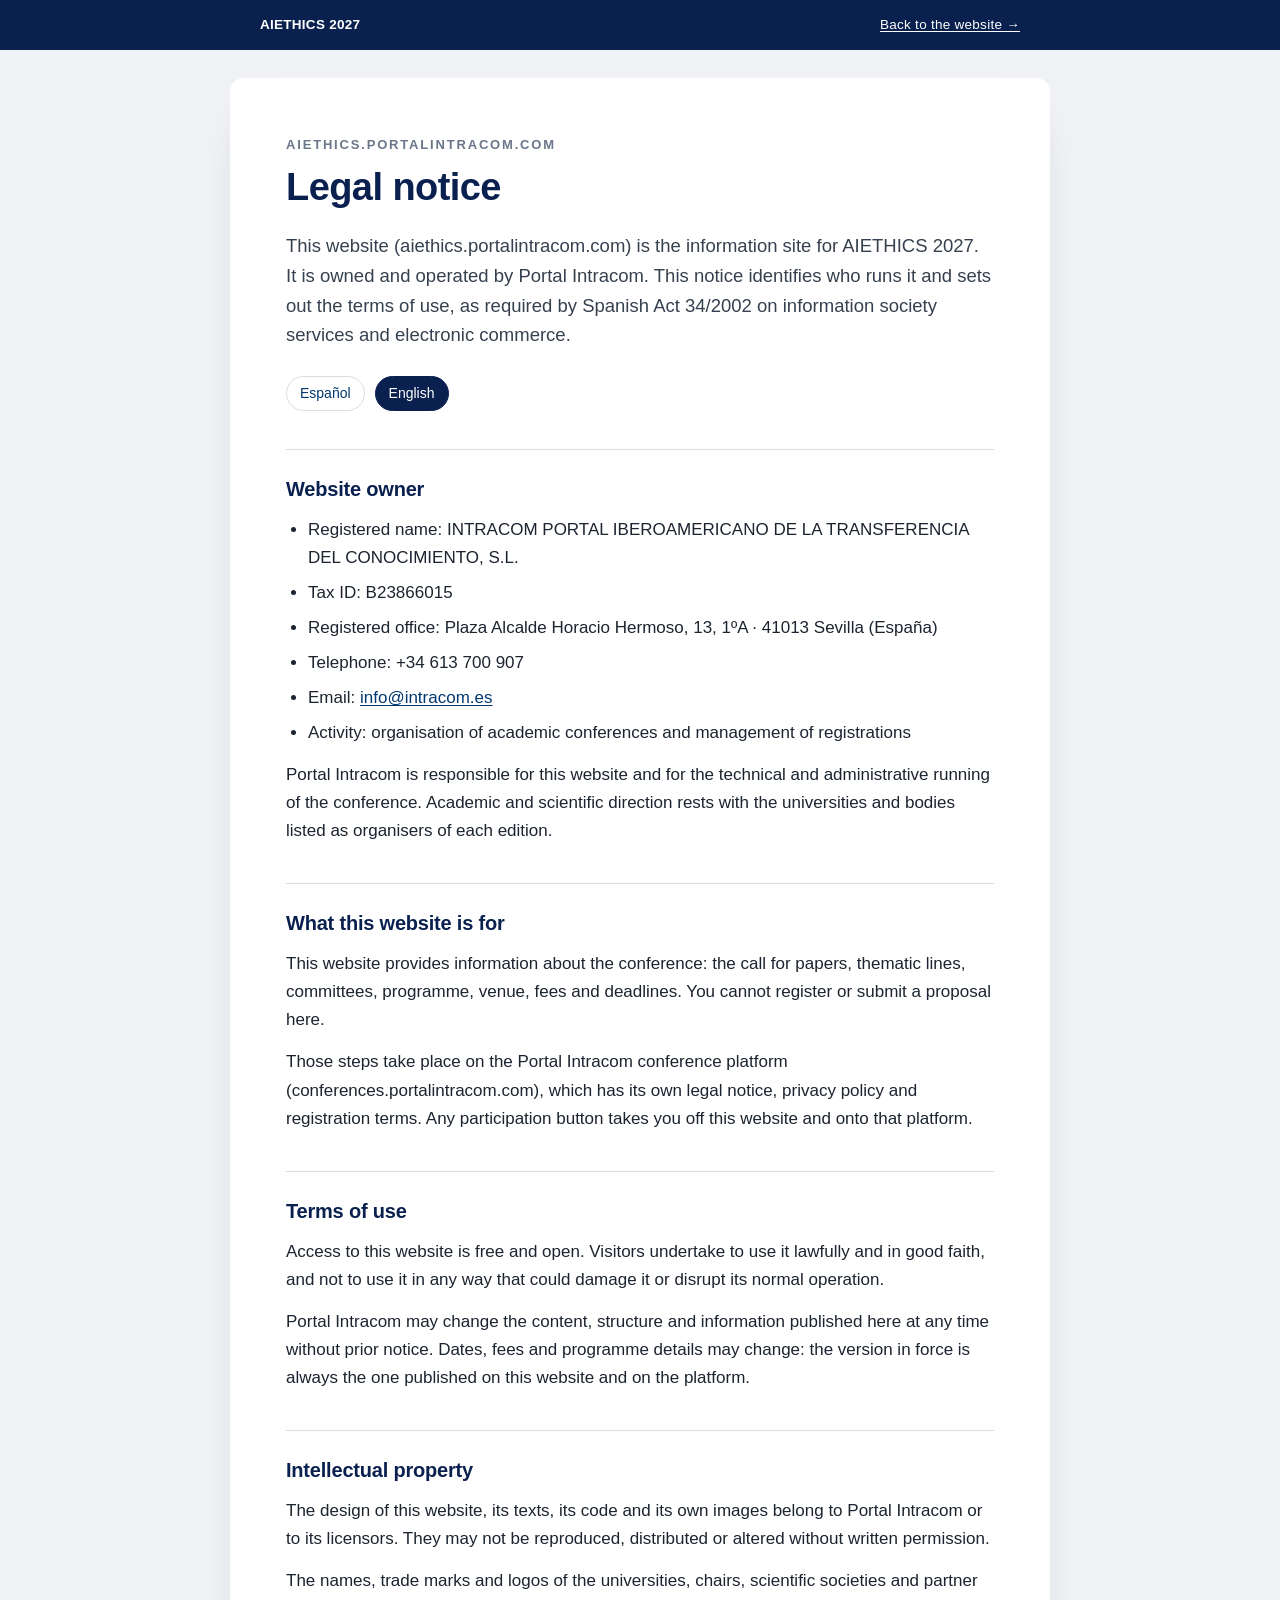
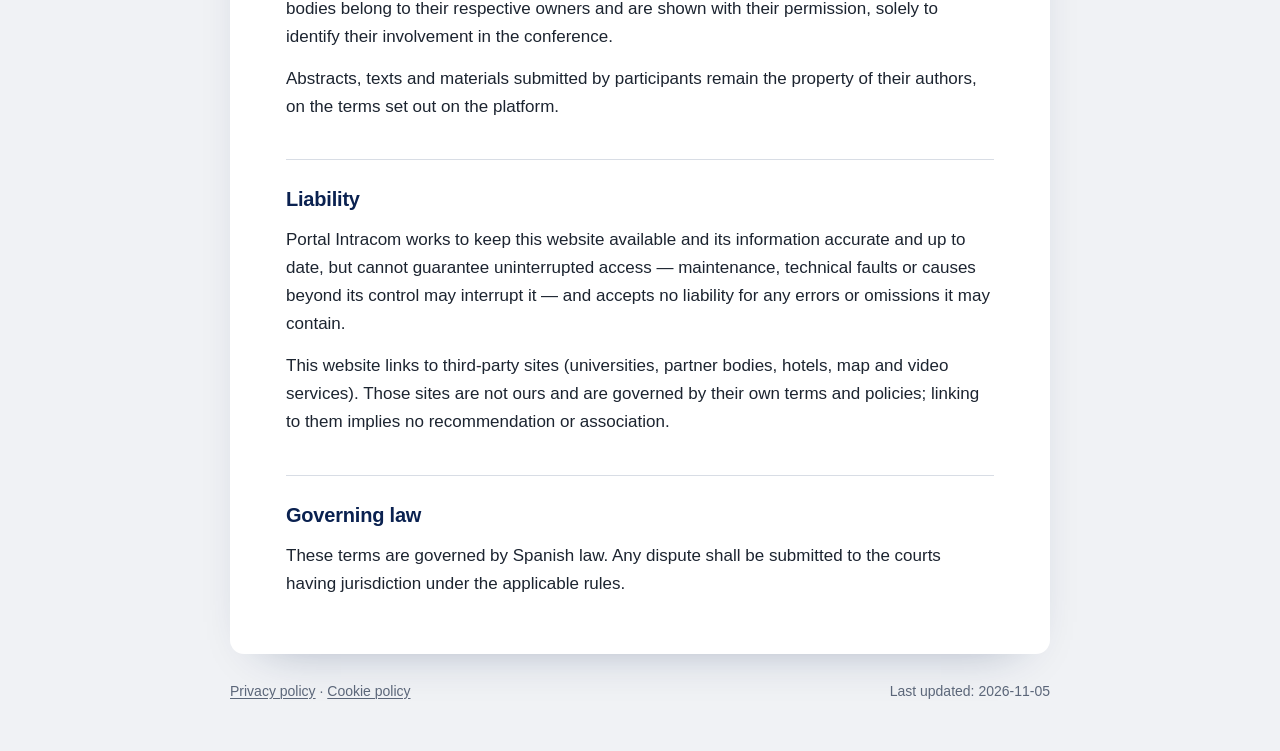
<file: legal/aviso-legal.en.html>
<!doctype html>
<html lang="en">
<head>
<meta charset="utf-8" />
<meta name="viewport" content="width=device-width, initial-scale=1" />
<title>Legal notice · AIETHICS 2027</title>
<meta name="description" content="This website (aiethics.portalintracom.com) is the information site for AIETHICS 2027. It is owned and operated by Portal Intracom. This notice identifies who runs it and sets out t" />
<meta name="robots" content="index, follow" />
<link rel="canonical" href="https://aiethics.portalintracom.com/legal/aviso-legal.en.html" />
<link rel="icon" href="/favicon-32.png" sizes="32x32" />
<style>
:root{--tinta:#0A2150;--azul:#003871;--rojo:#CC0000;--fondo:#F0F2F5;--linea:#D8DDE5}
*{box-sizing:border-box}
html{-webkit-text-size-adjust:100%}
body{margin:0;background:var(--fondo);color:#1C2430;
 font:400 17px/1.65 -apple-system,BlinkMacSystemFont,"Segoe UI",Roboto,"Helvetica Neue",Arial,sans-serif}
a{color:var(--azul);text-decoration-thickness:1px;text-underline-offset:2px;word-break:break-word}
a:hover{color:var(--rojo)}
.barra{background:var(--tinta);color:#fff;padding:14px 0}
.barra a{color:#fff}
.caja{width:min(760px,100% - 40px);margin-inline:auto}
.barra .caja{display:flex;flex-wrap:wrap;gap:8px 18px;align-items:baseline;justify-content:space-between;
 font-size:13.5px;letter-spacing:.02em}
.barra strong{font-weight:600}
main{background:#fff;margin:28px auto 0;width:min(820px,100% - 32px);border-radius:14px;
 padding:clamp(26px,5vw,56px);box-shadow:0 20px 50px -34px rgba(10,33,80,.45)}
h1{margin:0;font-size:clamp(28px,4.6vw,38px);line-height:1.15;letter-spacing:-.015em;color:var(--tinta)}
.sitio{margin:0 0 10px;font-size:13px;letter-spacing:.14em;text-transform:uppercase;color:#6A7689;font-weight:600}
.intro{margin:22px 0 0;font-size:18.5px;line-height:1.6;color:#36414F}
.langs{margin:26px 0 0;display:flex;flex-wrap:wrap;gap:10px;font-size:14px}
.langs a,.langs span{padding:5px 13px;border:1px solid var(--linea);border-radius:999px;text-decoration:none}
.langs span[aria-current]{background:var(--tinta);color:#fff;border-color:var(--tinta)}
section{margin-top:38px;padding-top:4px;border-top:1px solid var(--linea)}
h2{margin:22px 0 0;font-size:20px;line-height:1.3;color:var(--tinta);letter-spacing:-.01em}
p{margin:14px 0 0}
ul{margin:14px 0 0;padding-left:22px}
li{margin-top:7px}
footer{width:min(820px,100% - 32px);margin:26px auto 48px;font-size:14px;color:#5B6679;
 display:flex;flex-wrap:wrap;gap:8px 20px;justify-content:space-between}
footer a{color:#5B6679}
@media (prefers-color-scheme:dark){
 body{background:#0D1319;color:#DDE3EC}
 main{background:#141C25;box-shadow:none}
 h1,h2{color:#9FC0F0}
 .intro{color:#C2CBD8}
 a{color:#8FB7F2}a:hover{color:#FF9A9A}
 .barra{background:#060A0F}
 .langs a,.langs span{border-color:#2A3542}
 .langs span[aria-current]{background:#9FC0F0;color:#0D1319;border-color:#9FC0F0}
 section{border-top-color:#2A3542}
 footer,footer a{color:#95A1B3}
}
</style>
</head>
<body>
<div class="barra"><div class="caja">
  <span><strong>AIETHICS 2027</strong></span>
  <a href="/">Back to the website →</a>
</div></div>
<main>
  <p class="sitio">aiethics.portalintracom.com</p>
  <h1>Legal notice</h1>
  <p class="intro">This website (aiethics.portalintracom.com) is the information site for AIETHICS 2027. It is owned and operated by Portal Intracom. This notice identifies who runs it and sets out the terms of use, as required by Spanish Act 34/2002 on information society services and electronic commerce.</p>
  <nav class="langs" aria-label="Language"><a href="aviso-legal.html">Español</a><span aria-current="true">English</span></nav>
  <section><h2>Website owner</h2><ul><li>Registered name: INTRACOM PORTAL IBEROAMERICANO DE LA TRANSFERENCIA DEL CONOCIMIENTO, S.L.</li><li>Tax ID: B23866015</li><li>Registered office: Plaza Alcalde Horacio Hermoso, 13, 1ºA · 41013 Sevilla (España)</li><li>Telephone: +34 613 700 907</li><li>Email: <a href="mailto:info@intracom.es">info@intracom.es</a></li><li>Activity: organisation of academic conferences and management of registrations</li></ul><p>Portal Intracom is responsible for this website and for the technical and administrative running of the conference. Academic and scientific direction rests with the universities and bodies listed as organisers of each edition.</p></section><section><h2>What this website is for</h2><p>This website provides information about the conference: the call for papers, thematic lines, committees, programme, venue, fees and deadlines. You cannot register or submit a proposal here.</p><p>Those steps take place on the Portal Intracom conference platform (conferences.portalintracom.com), which has its own legal notice, privacy policy and registration terms. Any participation button takes you off this website and onto that platform.</p></section><section><h2>Terms of use</h2><p>Access to this website is free and open. Visitors undertake to use it lawfully and in good faith, and not to use it in any way that could damage it or disrupt its normal operation.</p><p>Portal Intracom may change the content, structure and information published here at any time without prior notice. Dates, fees and programme details may change: the version in force is always the one published on this website and on the platform.</p></section><section><h2>Intellectual property</h2><p>The design of this website, its texts, its code and its own images belong to Portal Intracom or to its licensors. They may not be reproduced, distributed or altered without written permission.</p><p>The names, trade marks and logos of the universities, chairs, scientific societies and partner bodies belong to their respective owners and are shown with their permission, solely to identify their involvement in the conference.</p><p>Abstracts, texts and materials submitted by participants remain the property of their authors, on the terms set out on the platform.</p></section><section><h2>Liability</h2><p>Portal Intracom works to keep this website available and its information accurate and up to date, but cannot guarantee uninterrupted access — maintenance, technical faults or causes beyond its control may interrupt it — and accepts no liability for any errors or omissions it may contain.</p><p>This website links to third-party sites (universities, partner bodies, hotels, map and video services). Those sites are not ours and are governed by their own terms and policies; linking to them implies no recommendation or association.</p></section><section><h2>Governing law</h2><p>These terms are governed by Spanish law. Any dispute shall be submitted to the courts having jurisdiction under the applicable rules.</p></section>
</main>
<footer>
  <span><a href="privacidad.en.html">Privacy policy</a> · <a href="cookies.en.html">Cookie policy</a></span>
  <span>Last updated: 2026-11-05</span>
</footer>
</body>
</html>
</file>
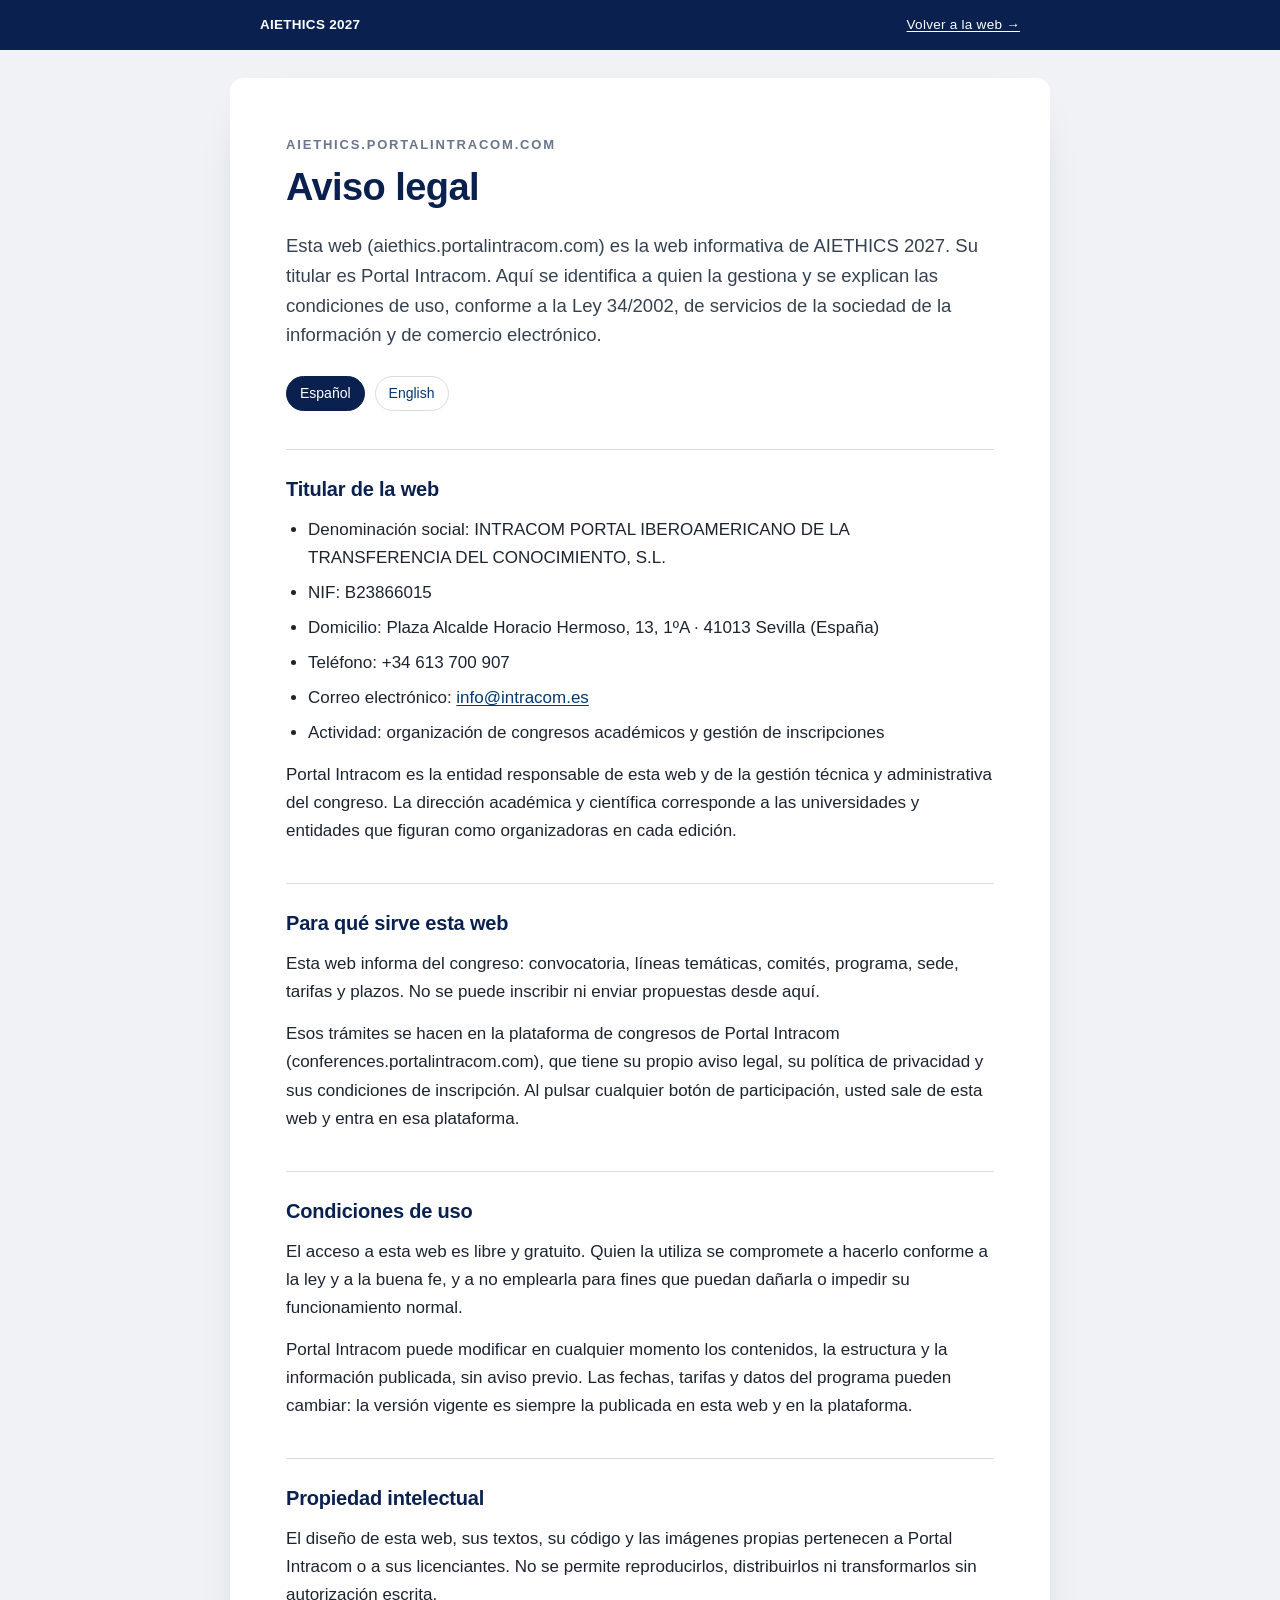
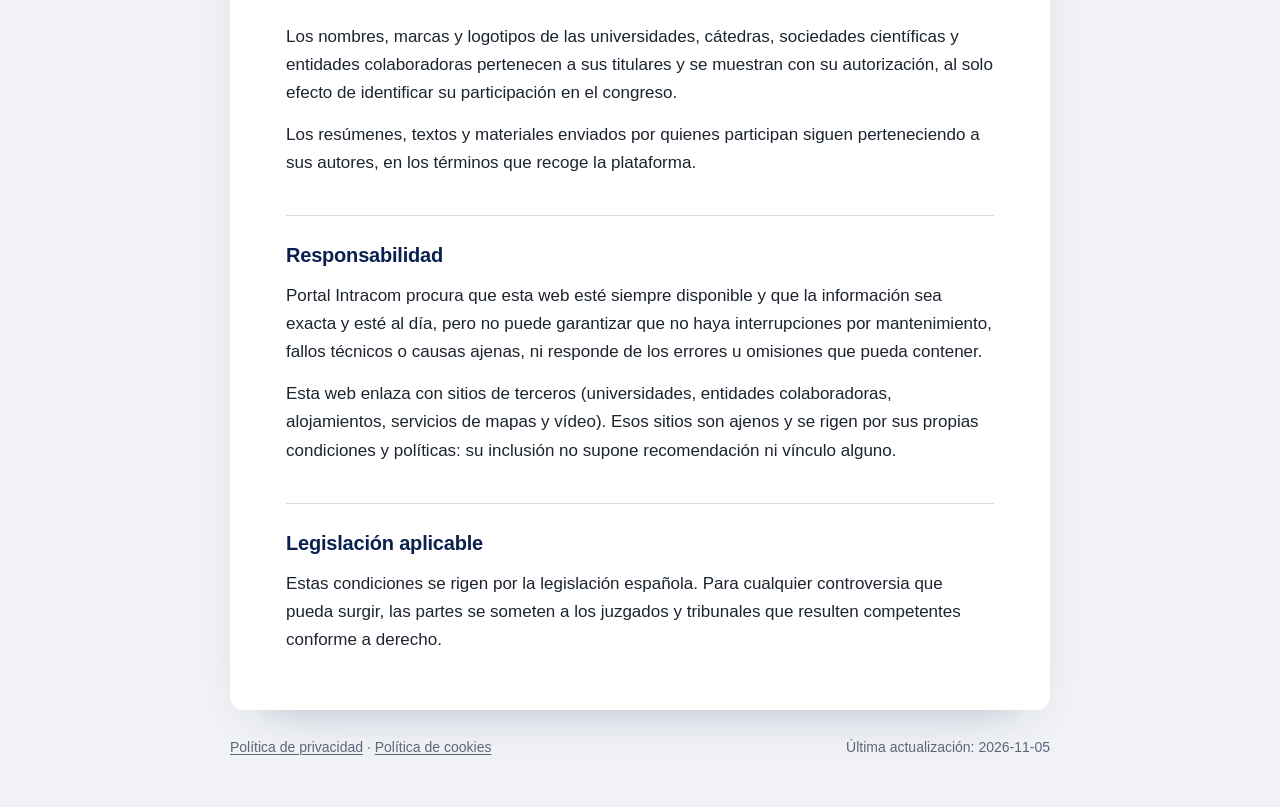
<file: legal/aviso-legal.html>
<!doctype html>
<html lang="es">
<head>
<meta charset="utf-8" />
<meta name="viewport" content="width=device-width, initial-scale=1" />
<title>Aviso legal · AIETHICS 2027</title>
<meta name="description" content="Esta web (aiethics.portalintracom.com) es la web informativa de AIETHICS 2027. Su titular es Portal Intracom. Aquí se identifica a quien la gestiona y se explican las condiciones d" />
<meta name="robots" content="index, follow" />
<link rel="canonical" href="https://aiethics.portalintracom.com/legal/aviso-legal.html" />
<link rel="icon" href="/favicon-32.png" sizes="32x32" />
<style>
:root{--tinta:#0A2150;--azul:#003871;--rojo:#CC0000;--fondo:#F0F2F5;--linea:#D8DDE5}
*{box-sizing:border-box}
html{-webkit-text-size-adjust:100%}
body{margin:0;background:var(--fondo);color:#1C2430;
 font:400 17px/1.65 -apple-system,BlinkMacSystemFont,"Segoe UI",Roboto,"Helvetica Neue",Arial,sans-serif}
a{color:var(--azul);text-decoration-thickness:1px;text-underline-offset:2px;word-break:break-word}
a:hover{color:var(--rojo)}
.barra{background:var(--tinta);color:#fff;padding:14px 0}
.barra a{color:#fff}
.caja{width:min(760px,100% - 40px);margin-inline:auto}
.barra .caja{display:flex;flex-wrap:wrap;gap:8px 18px;align-items:baseline;justify-content:space-between;
 font-size:13.5px;letter-spacing:.02em}
.barra strong{font-weight:600}
main{background:#fff;margin:28px auto 0;width:min(820px,100% - 32px);border-radius:14px;
 padding:clamp(26px,5vw,56px);box-shadow:0 20px 50px -34px rgba(10,33,80,.45)}
h1{margin:0;font-size:clamp(28px,4.6vw,38px);line-height:1.15;letter-spacing:-.015em;color:var(--tinta)}
.sitio{margin:0 0 10px;font-size:13px;letter-spacing:.14em;text-transform:uppercase;color:#6A7689;font-weight:600}
.intro{margin:22px 0 0;font-size:18.5px;line-height:1.6;color:#36414F}
.langs{margin:26px 0 0;display:flex;flex-wrap:wrap;gap:10px;font-size:14px}
.langs a,.langs span{padding:5px 13px;border:1px solid var(--linea);border-radius:999px;text-decoration:none}
.langs span[aria-current]{background:var(--tinta);color:#fff;border-color:var(--tinta)}
section{margin-top:38px;padding-top:4px;border-top:1px solid var(--linea)}
h2{margin:22px 0 0;font-size:20px;line-height:1.3;color:var(--tinta);letter-spacing:-.01em}
p{margin:14px 0 0}
ul{margin:14px 0 0;padding-left:22px}
li{margin-top:7px}
footer{width:min(820px,100% - 32px);margin:26px auto 48px;font-size:14px;color:#5B6679;
 display:flex;flex-wrap:wrap;gap:8px 20px;justify-content:space-between}
footer a{color:#5B6679}
@media (prefers-color-scheme:dark){
 body{background:#0D1319;color:#DDE3EC}
 main{background:#141C25;box-shadow:none}
 h1,h2{color:#9FC0F0}
 .intro{color:#C2CBD8}
 a{color:#8FB7F2}a:hover{color:#FF9A9A}
 .barra{background:#060A0F}
 .langs a,.langs span{border-color:#2A3542}
 .langs span[aria-current]{background:#9FC0F0;color:#0D1319;border-color:#9FC0F0}
 section{border-top-color:#2A3542}
 footer,footer a{color:#95A1B3}
}
</style>
</head>
<body>
<div class="barra"><div class="caja">
  <span><strong>AIETHICS 2027</strong></span>
  <a href="/">Volver a la web →</a>
</div></div>
<main>
  <p class="sitio">aiethics.portalintracom.com</p>
  <h1>Aviso legal</h1>
  <p class="intro">Esta web (aiethics.portalintracom.com) es la web informativa de AIETHICS 2027. Su titular es Portal Intracom. Aquí se identifica a quien la gestiona y se explican las condiciones de uso, conforme a la Ley 34/2002, de servicios de la sociedad de la información y de comercio electrónico.</p>
  <nav class="langs" aria-label="Idioma"><span aria-current="true">Español</span><a href="aviso-legal.en.html">English</a></nav>
  <section><h2>Titular de la web</h2><ul><li>Denominación social: INTRACOM PORTAL IBEROAMERICANO DE LA TRANSFERENCIA DEL CONOCIMIENTO, S.L.</li><li>NIF: B23866015</li><li>Domicilio: Plaza Alcalde Horacio Hermoso, 13, 1ºA · 41013 Sevilla (España)</li><li>Teléfono: +34 613 700 907</li><li>Correo electrónico: <a href="mailto:info@intracom.es">info@intracom.es</a></li><li>Actividad: organización de congresos académicos y gestión de inscripciones</li></ul><p>Portal Intracom es la entidad responsable de esta web y de la gestión técnica y administrativa del congreso. La dirección académica y científica corresponde a las universidades y entidades que figuran como organizadoras en cada edición.</p></section><section><h2>Para qué sirve esta web</h2><p>Esta web informa del congreso: convocatoria, líneas temáticas, comités, programa, sede, tarifas y plazos. No se puede inscribir ni enviar propuestas desde aquí.</p><p>Esos trámites se hacen en la plataforma de congresos de Portal Intracom (conferences.portalintracom.com), que tiene su propio aviso legal, su política de privacidad y sus condiciones de inscripción. Al pulsar cualquier botón de participación, usted sale de esta web y entra en esa plataforma.</p></section><section><h2>Condiciones de uso</h2><p>El acceso a esta web es libre y gratuito. Quien la utiliza se compromete a hacerlo conforme a la ley y a la buena fe, y a no emplearla para fines que puedan dañarla o impedir su funcionamiento normal.</p><p>Portal Intracom puede modificar en cualquier momento los contenidos, la estructura y la información publicada, sin aviso previo. Las fechas, tarifas y datos del programa pueden cambiar: la versión vigente es siempre la publicada en esta web y en la plataforma.</p></section><section><h2>Propiedad intelectual</h2><p>El diseño de esta web, sus textos, su código y las imágenes propias pertenecen a Portal Intracom o a sus licenciantes. No se permite reproducirlos, distribuirlos ni transformarlos sin autorización escrita.</p><p>Los nombres, marcas y logotipos de las universidades, cátedras, sociedades científicas y entidades colaboradoras pertenecen a sus titulares y se muestran con su autorización, al solo efecto de identificar su participación en el congreso.</p><p>Los resúmenes, textos y materiales enviados por quienes participan siguen perteneciendo a sus autores, en los términos que recoge la plataforma.</p></section><section><h2>Responsabilidad</h2><p>Portal Intracom procura que esta web esté siempre disponible y que la información sea exacta y esté al día, pero no puede garantizar que no haya interrupciones por mantenimiento, fallos técnicos o causas ajenas, ni responde de los errores u omisiones que pueda contener.</p><p>Esta web enlaza con sitios de terceros (universidades, entidades colaboradoras, alojamientos, servicios de mapas y vídeo). Esos sitios son ajenos y se rigen por sus propias condiciones y políticas: su inclusión no supone recomendación ni vínculo alguno.</p></section><section><h2>Legislación aplicable</h2><p>Estas condiciones se rigen por la legislación española. Para cualquier controversia que pueda surgir, las partes se someten a los juzgados y tribunales que resulten competentes conforme a derecho.</p></section>
</main>
<footer>
  <span><a href="privacidad.html">Política de privacidad</a> · <a href="cookies.html">Política de cookies</a></span>
  <span>Última actualización: 2026-11-05</span>
</footer>
</body>
</html>
</file>
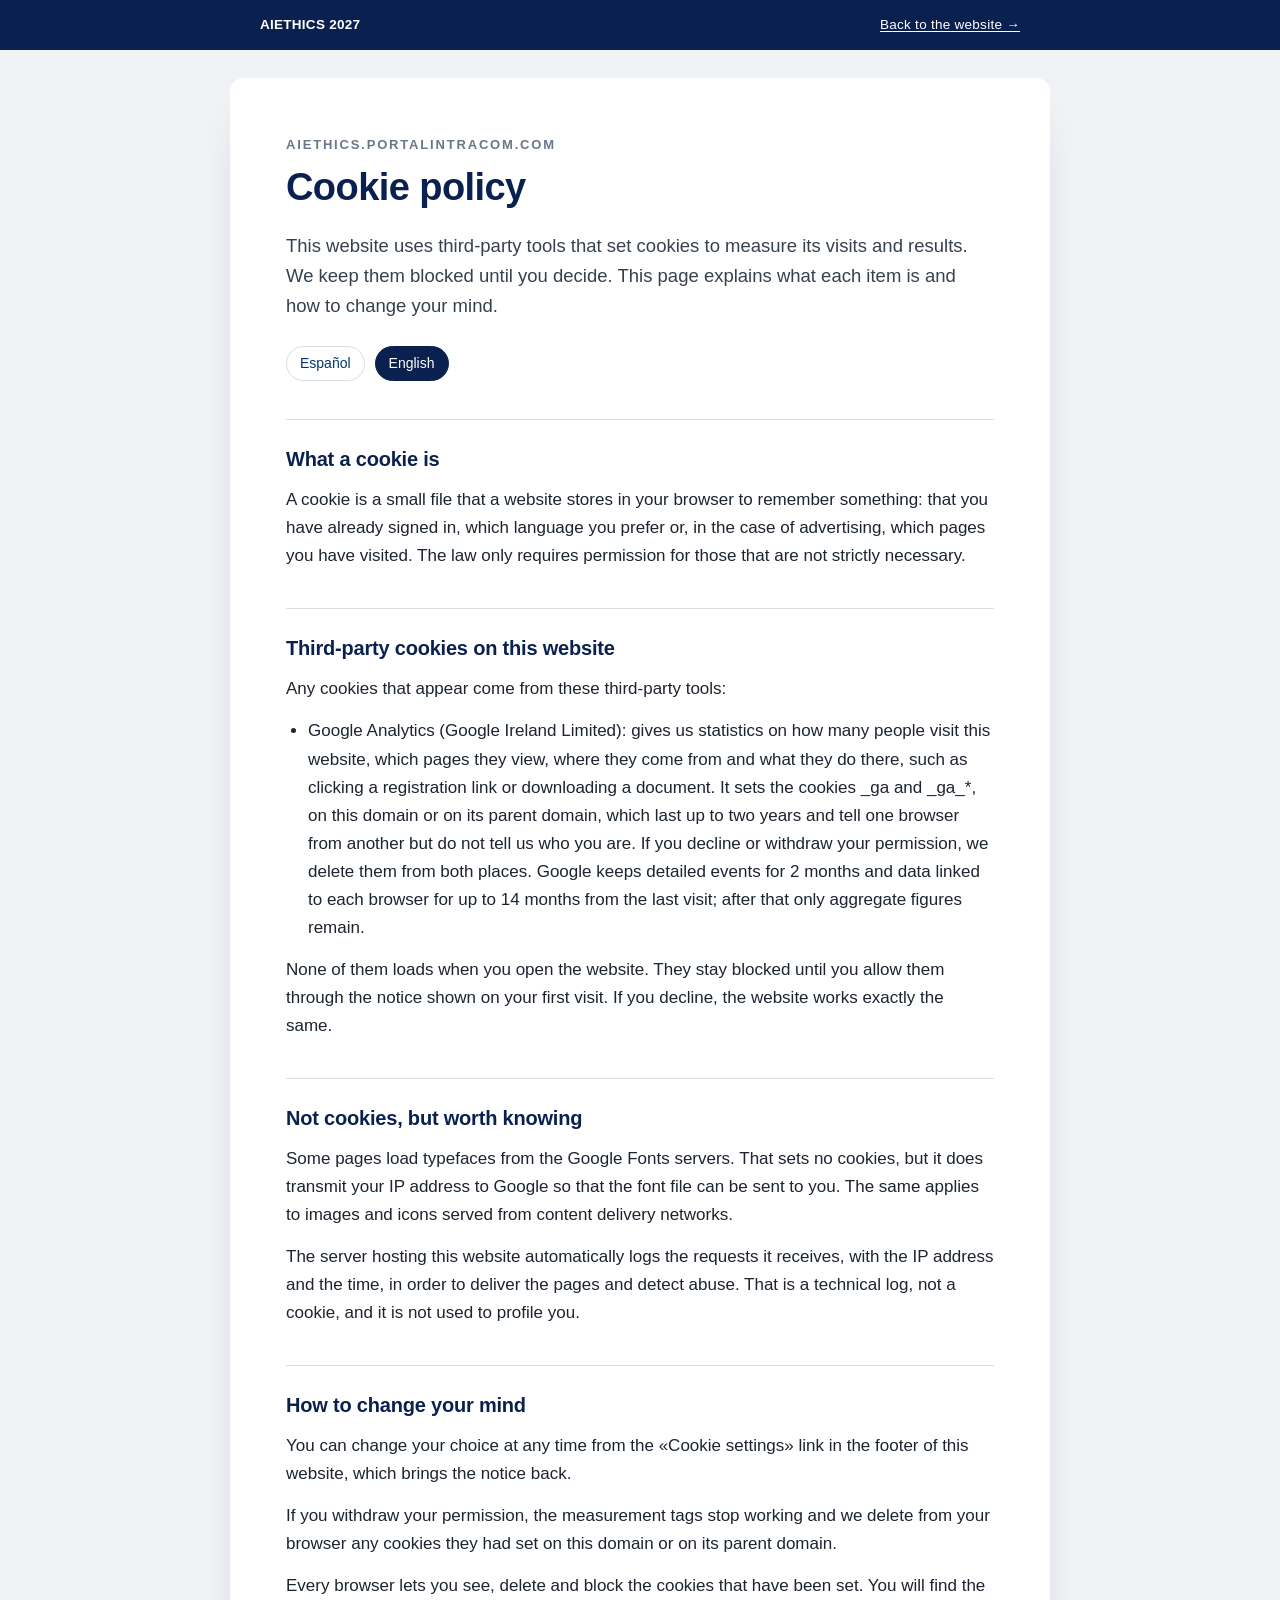
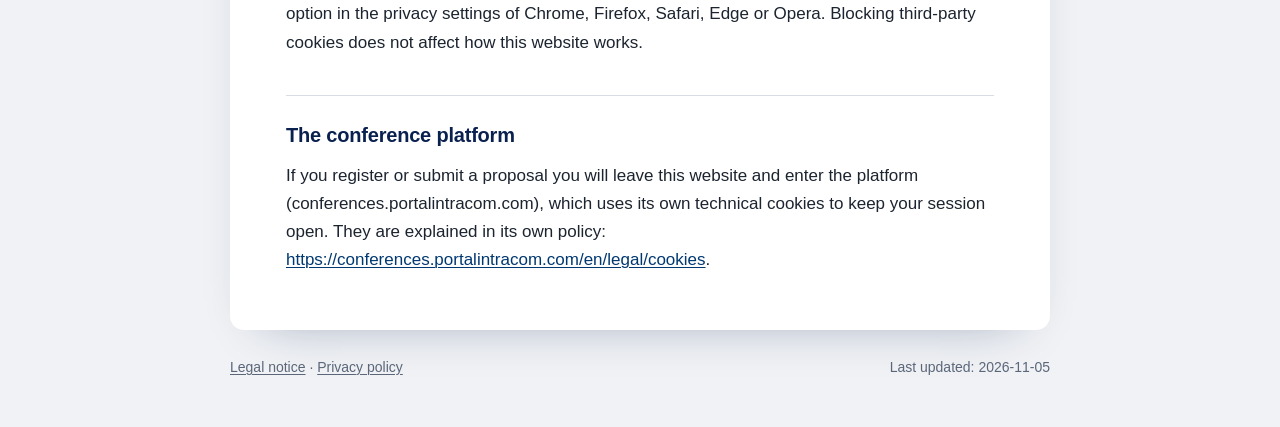
<file: legal/cookies.en.html>
<!doctype html>
<html lang="en">
<head>
<meta charset="utf-8" />
<meta name="viewport" content="width=device-width, initial-scale=1" />
<title>Cookie policy · AIETHICS 2027</title>
<meta name="description" content="This website uses third-party tools that set cookies to measure its visits and results. We keep them blocked until you decide. This page explains what each item is and how to chang" />
<meta name="robots" content="index, follow" />
<link rel="canonical" href="https://aiethics.portalintracom.com/legal/cookies.en.html" />
<link rel="icon" href="/favicon-32.png" sizes="32x32" />
<style>
:root{--tinta:#0A2150;--azul:#003871;--rojo:#CC0000;--fondo:#F0F2F5;--linea:#D8DDE5}
*{box-sizing:border-box}
html{-webkit-text-size-adjust:100%}
body{margin:0;background:var(--fondo);color:#1C2430;
 font:400 17px/1.65 -apple-system,BlinkMacSystemFont,"Segoe UI",Roboto,"Helvetica Neue",Arial,sans-serif}
a{color:var(--azul);text-decoration-thickness:1px;text-underline-offset:2px;word-break:break-word}
a:hover{color:var(--rojo)}
.barra{background:var(--tinta);color:#fff;padding:14px 0}
.barra a{color:#fff}
.caja{width:min(760px,100% - 40px);margin-inline:auto}
.barra .caja{display:flex;flex-wrap:wrap;gap:8px 18px;align-items:baseline;justify-content:space-between;
 font-size:13.5px;letter-spacing:.02em}
.barra strong{font-weight:600}
main{background:#fff;margin:28px auto 0;width:min(820px,100% - 32px);border-radius:14px;
 padding:clamp(26px,5vw,56px);box-shadow:0 20px 50px -34px rgba(10,33,80,.45)}
h1{margin:0;font-size:clamp(28px,4.6vw,38px);line-height:1.15;letter-spacing:-.015em;color:var(--tinta)}
.sitio{margin:0 0 10px;font-size:13px;letter-spacing:.14em;text-transform:uppercase;color:#6A7689;font-weight:600}
.intro{margin:22px 0 0;font-size:18.5px;line-height:1.6;color:#36414F}
.langs{margin:26px 0 0;display:flex;flex-wrap:wrap;gap:10px;font-size:14px}
.langs a,.langs span{padding:5px 13px;border:1px solid var(--linea);border-radius:999px;text-decoration:none}
.langs span[aria-current]{background:var(--tinta);color:#fff;border-color:var(--tinta)}
section{margin-top:38px;padding-top:4px;border-top:1px solid var(--linea)}
h2{margin:22px 0 0;font-size:20px;line-height:1.3;color:var(--tinta);letter-spacing:-.01em}
p{margin:14px 0 0}
ul{margin:14px 0 0;padding-left:22px}
li{margin-top:7px}
footer{width:min(820px,100% - 32px);margin:26px auto 48px;font-size:14px;color:#5B6679;
 display:flex;flex-wrap:wrap;gap:8px 20px;justify-content:space-between}
footer a{color:#5B6679}
@media (prefers-color-scheme:dark){
 body{background:#0D1319;color:#DDE3EC}
 main{background:#141C25;box-shadow:none}
 h1,h2{color:#9FC0F0}
 .intro{color:#C2CBD8}
 a{color:#8FB7F2}a:hover{color:#FF9A9A}
 .barra{background:#060A0F}
 .langs a,.langs span{border-color:#2A3542}
 .langs span[aria-current]{background:#9FC0F0;color:#0D1319;border-color:#9FC0F0}
 section{border-top-color:#2A3542}
 footer,footer a{color:#95A1B3}
}
</style>
</head>
<body>
<div class="barra"><div class="caja">
  <span><strong>AIETHICS 2027</strong></span>
  <a href="/">Back to the website →</a>
</div></div>
<main>
  <p class="sitio">aiethics.portalintracom.com</p>
  <h1>Cookie policy</h1>
  <p class="intro">This website uses third-party tools that set cookies to measure its visits and results. We keep them blocked until you decide. This page explains what each item is and how to change your mind.</p>
  <nav class="langs" aria-label="Language"><a href="cookies.html">Español</a><span aria-current="true">English</span></nav>
  <section><h2>What a cookie is</h2><p>A cookie is a small file that a website stores in your browser to remember something: that you have already signed in, which language you prefer or, in the case of advertising, which pages you have visited. The law only requires permission for those that are not strictly necessary.</p></section><section><h2>Third-party cookies on this website</h2><p>Any cookies that appear come from these third-party tools:</p><ul><li>Google Analytics (Google Ireland Limited): gives us statistics on how many people visit this website, which pages they view, where they come from and what they do there, such as clicking a registration link or downloading a document. It sets the cookies _ga and _ga_*, on this domain or on its parent domain, which last up to two years and tell one browser from another but do not tell us who you are. If you decline or withdraw your permission, we delete them from both places. Google keeps detailed events for 2 months and data linked to each browser for up to 14 months from the last visit; after that only aggregate figures remain.</li></ul><p>None of them loads when you open the website. They stay blocked until you allow them through the notice shown on your first visit. If you decline, the website works exactly the same.</p></section><section><h2>Not cookies, but worth knowing</h2><p>Some pages load typefaces from the Google Fonts servers. That sets no cookies, but it does transmit your IP address to Google so that the font file can be sent to you. The same applies to images and icons served from content delivery networks.</p><p>The server hosting this website automatically logs the requests it receives, with the IP address and the time, in order to deliver the pages and detect abuse. That is a technical log, not a cookie, and it is not used to profile you.</p></section><section><h2>How to change your mind</h2><p>You can change your choice at any time from the «Cookie settings» link in the footer of this website, which brings the notice back.</p><p>If you withdraw your permission, the measurement tags stop working and we delete from your browser any cookies they had set on this domain or on its parent domain.</p><p>Every browser lets you see, delete and block the cookies that have been set. You will find the option in the privacy settings of Chrome, Firefox, Safari, Edge or Opera. Blocking third-party cookies does not affect how this website works.</p></section><section><h2>The conference platform</h2><p>If you register or submit a proposal you will leave this website and enter the platform (conferences.portalintracom.com), which uses its own technical cookies to keep your session open. They are explained in its own policy: <a href="https://conferences.portalintracom.com/en/legal/cookies">https://conferences.portalintracom.com/en/legal/cookies</a>.</p></section>
</main>
<footer>
  <span><a href="aviso-legal.en.html">Legal notice</a> · <a href="privacidad.en.html">Privacy policy</a></span>
  <span>Last updated: 2026-11-05</span>
</footer>
</body>
</html>
</file>
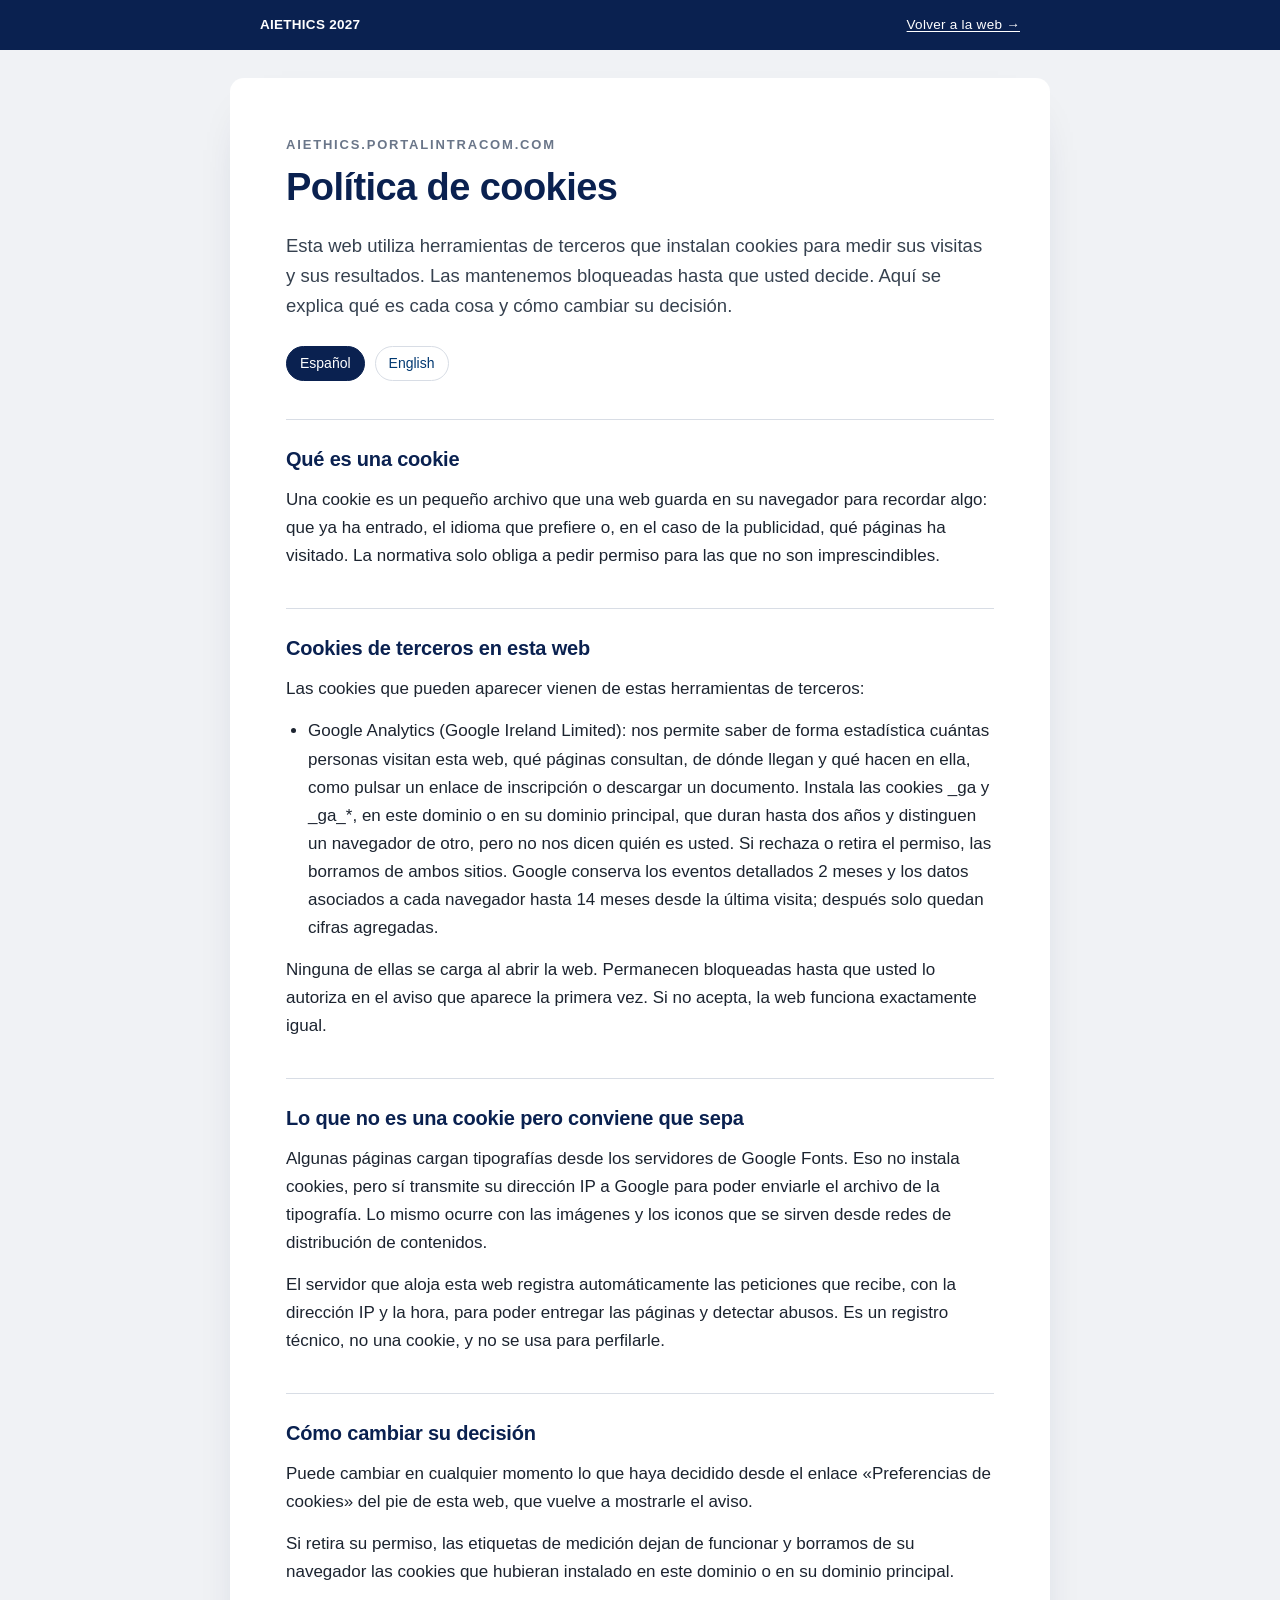
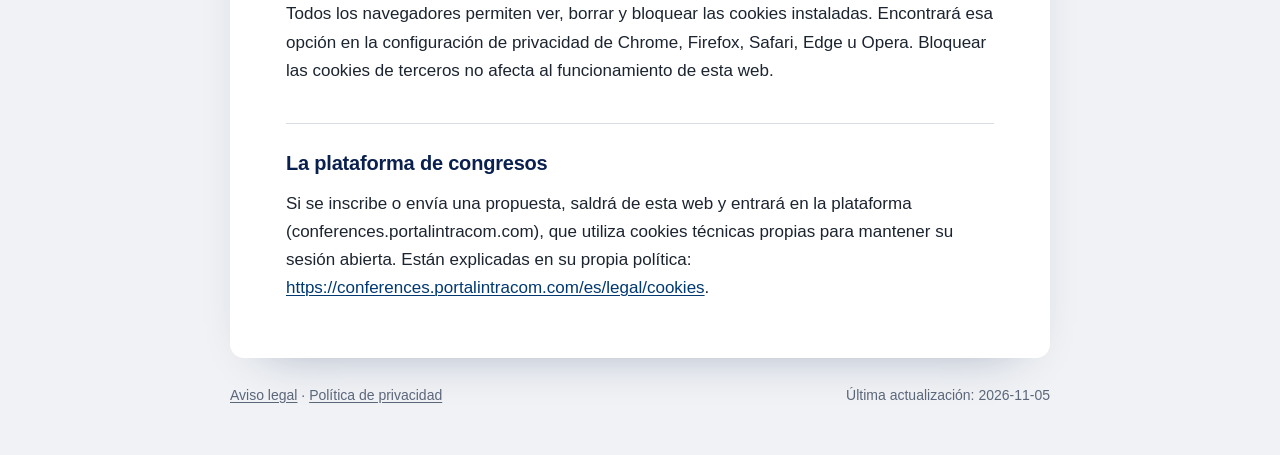
<file: legal/cookies.html>
<!doctype html>
<html lang="es">
<head>
<meta charset="utf-8" />
<meta name="viewport" content="width=device-width, initial-scale=1" />
<title>Política de cookies · AIETHICS 2027</title>
<meta name="description" content="Esta web utiliza herramientas de terceros que instalan cookies para medir sus visitas y sus resultados. Las mantenemos bloqueadas hasta que usted decide. Aquí se explica qué es cad" />
<meta name="robots" content="index, follow" />
<link rel="canonical" href="https://aiethics.portalintracom.com/legal/cookies.html" />
<link rel="icon" href="/favicon-32.png" sizes="32x32" />
<style>
:root{--tinta:#0A2150;--azul:#003871;--rojo:#CC0000;--fondo:#F0F2F5;--linea:#D8DDE5}
*{box-sizing:border-box}
html{-webkit-text-size-adjust:100%}
body{margin:0;background:var(--fondo);color:#1C2430;
 font:400 17px/1.65 -apple-system,BlinkMacSystemFont,"Segoe UI",Roboto,"Helvetica Neue",Arial,sans-serif}
a{color:var(--azul);text-decoration-thickness:1px;text-underline-offset:2px;word-break:break-word}
a:hover{color:var(--rojo)}
.barra{background:var(--tinta);color:#fff;padding:14px 0}
.barra a{color:#fff}
.caja{width:min(760px,100% - 40px);margin-inline:auto}
.barra .caja{display:flex;flex-wrap:wrap;gap:8px 18px;align-items:baseline;justify-content:space-between;
 font-size:13.5px;letter-spacing:.02em}
.barra strong{font-weight:600}
main{background:#fff;margin:28px auto 0;width:min(820px,100% - 32px);border-radius:14px;
 padding:clamp(26px,5vw,56px);box-shadow:0 20px 50px -34px rgba(10,33,80,.45)}
h1{margin:0;font-size:clamp(28px,4.6vw,38px);line-height:1.15;letter-spacing:-.015em;color:var(--tinta)}
.sitio{margin:0 0 10px;font-size:13px;letter-spacing:.14em;text-transform:uppercase;color:#6A7689;font-weight:600}
.intro{margin:22px 0 0;font-size:18.5px;line-height:1.6;color:#36414F}
.langs{margin:26px 0 0;display:flex;flex-wrap:wrap;gap:10px;font-size:14px}
.langs a,.langs span{padding:5px 13px;border:1px solid var(--linea);border-radius:999px;text-decoration:none}
.langs span[aria-current]{background:var(--tinta);color:#fff;border-color:var(--tinta)}
section{margin-top:38px;padding-top:4px;border-top:1px solid var(--linea)}
h2{margin:22px 0 0;font-size:20px;line-height:1.3;color:var(--tinta);letter-spacing:-.01em}
p{margin:14px 0 0}
ul{margin:14px 0 0;padding-left:22px}
li{margin-top:7px}
footer{width:min(820px,100% - 32px);margin:26px auto 48px;font-size:14px;color:#5B6679;
 display:flex;flex-wrap:wrap;gap:8px 20px;justify-content:space-between}
footer a{color:#5B6679}
@media (prefers-color-scheme:dark){
 body{background:#0D1319;color:#DDE3EC}
 main{background:#141C25;box-shadow:none}
 h1,h2{color:#9FC0F0}
 .intro{color:#C2CBD8}
 a{color:#8FB7F2}a:hover{color:#FF9A9A}
 .barra{background:#060A0F}
 .langs a,.langs span{border-color:#2A3542}
 .langs span[aria-current]{background:#9FC0F0;color:#0D1319;border-color:#9FC0F0}
 section{border-top-color:#2A3542}
 footer,footer a{color:#95A1B3}
}
</style>
</head>
<body>
<div class="barra"><div class="caja">
  <span><strong>AIETHICS 2027</strong></span>
  <a href="/">Volver a la web →</a>
</div></div>
<main>
  <p class="sitio">aiethics.portalintracom.com</p>
  <h1>Política de cookies</h1>
  <p class="intro">Esta web utiliza herramientas de terceros que instalan cookies para medir sus visitas y sus resultados. Las mantenemos bloqueadas hasta que usted decide. Aquí se explica qué es cada cosa y cómo cambiar su decisión.</p>
  <nav class="langs" aria-label="Idioma"><span aria-current="true">Español</span><a href="cookies.en.html">English</a></nav>
  <section><h2>Qué es una cookie</h2><p>Una cookie es un pequeño archivo que una web guarda en su navegador para recordar algo: que ya ha entrado, el idioma que prefiere o, en el caso de la publicidad, qué páginas ha visitado. La normativa solo obliga a pedir permiso para las que no son imprescindibles.</p></section><section><h2>Cookies de terceros en esta web</h2><p>Las cookies que pueden aparecer vienen de estas herramientas de terceros:</p><ul><li>Google Analytics (Google Ireland Limited): nos permite saber de forma estadística cuántas personas visitan esta web, qué páginas consultan, de dónde llegan y qué hacen en ella, como pulsar un enlace de inscripción o descargar un documento. Instala las cookies _ga y _ga_*, en este dominio o en su dominio principal, que duran hasta dos años y distinguen un navegador de otro, pero no nos dicen quién es usted. Si rechaza o retira el permiso, las borramos de ambos sitios. Google conserva los eventos detallados 2 meses y los datos asociados a cada navegador hasta 14 meses desde la última visita; después solo quedan cifras agregadas.</li></ul><p>Ninguna de ellas se carga al abrir la web. Permanecen bloqueadas hasta que usted lo autoriza en el aviso que aparece la primera vez. Si no acepta, la web funciona exactamente igual.</p></section><section><h2>Lo que no es una cookie pero conviene que sepa</h2><p>Algunas páginas cargan tipografías desde los servidores de Google Fonts. Eso no instala cookies, pero sí transmite su dirección IP a Google para poder enviarle el archivo de la tipografía. Lo mismo ocurre con las imágenes y los iconos que se sirven desde redes de distribución de contenidos.</p><p>El servidor que aloja esta web registra automáticamente las peticiones que recibe, con la dirección IP y la hora, para poder entregar las páginas y detectar abusos. Es un registro técnico, no una cookie, y no se usa para perfilarle.</p></section><section><h2>Cómo cambiar su decisión</h2><p>Puede cambiar en cualquier momento lo que haya decidido desde el enlace «Preferencias de cookies» del pie de esta web, que vuelve a mostrarle el aviso.</p><p>Si retira su permiso, las etiquetas de medición dejan de funcionar y borramos de su navegador las cookies que hubieran instalado en este dominio o en su dominio principal.</p><p>Todos los navegadores permiten ver, borrar y bloquear las cookies instaladas. Encontrará esa opción en la configuración de privacidad de Chrome, Firefox, Safari, Edge u Opera. Bloquear las cookies de terceros no afecta al funcionamiento de esta web.</p></section><section><h2>La plataforma de congresos</h2><p>Si se inscribe o envía una propuesta, saldrá de esta web y entrará en la plataforma (conferences.portalintracom.com), que utiliza cookies técnicas propias para mantener su sesión abierta. Están explicadas en su propia política: <a href="https://conferences.portalintracom.com/es/legal/cookies">https://conferences.portalintracom.com/es/legal/cookies</a>.</p></section>
</main>
<footer>
  <span><a href="aviso-legal.html">Aviso legal</a> · <a href="privacidad.html">Política de privacidad</a></span>
  <span>Última actualización: 2026-11-05</span>
</footer>
</body>
</html>
</file>
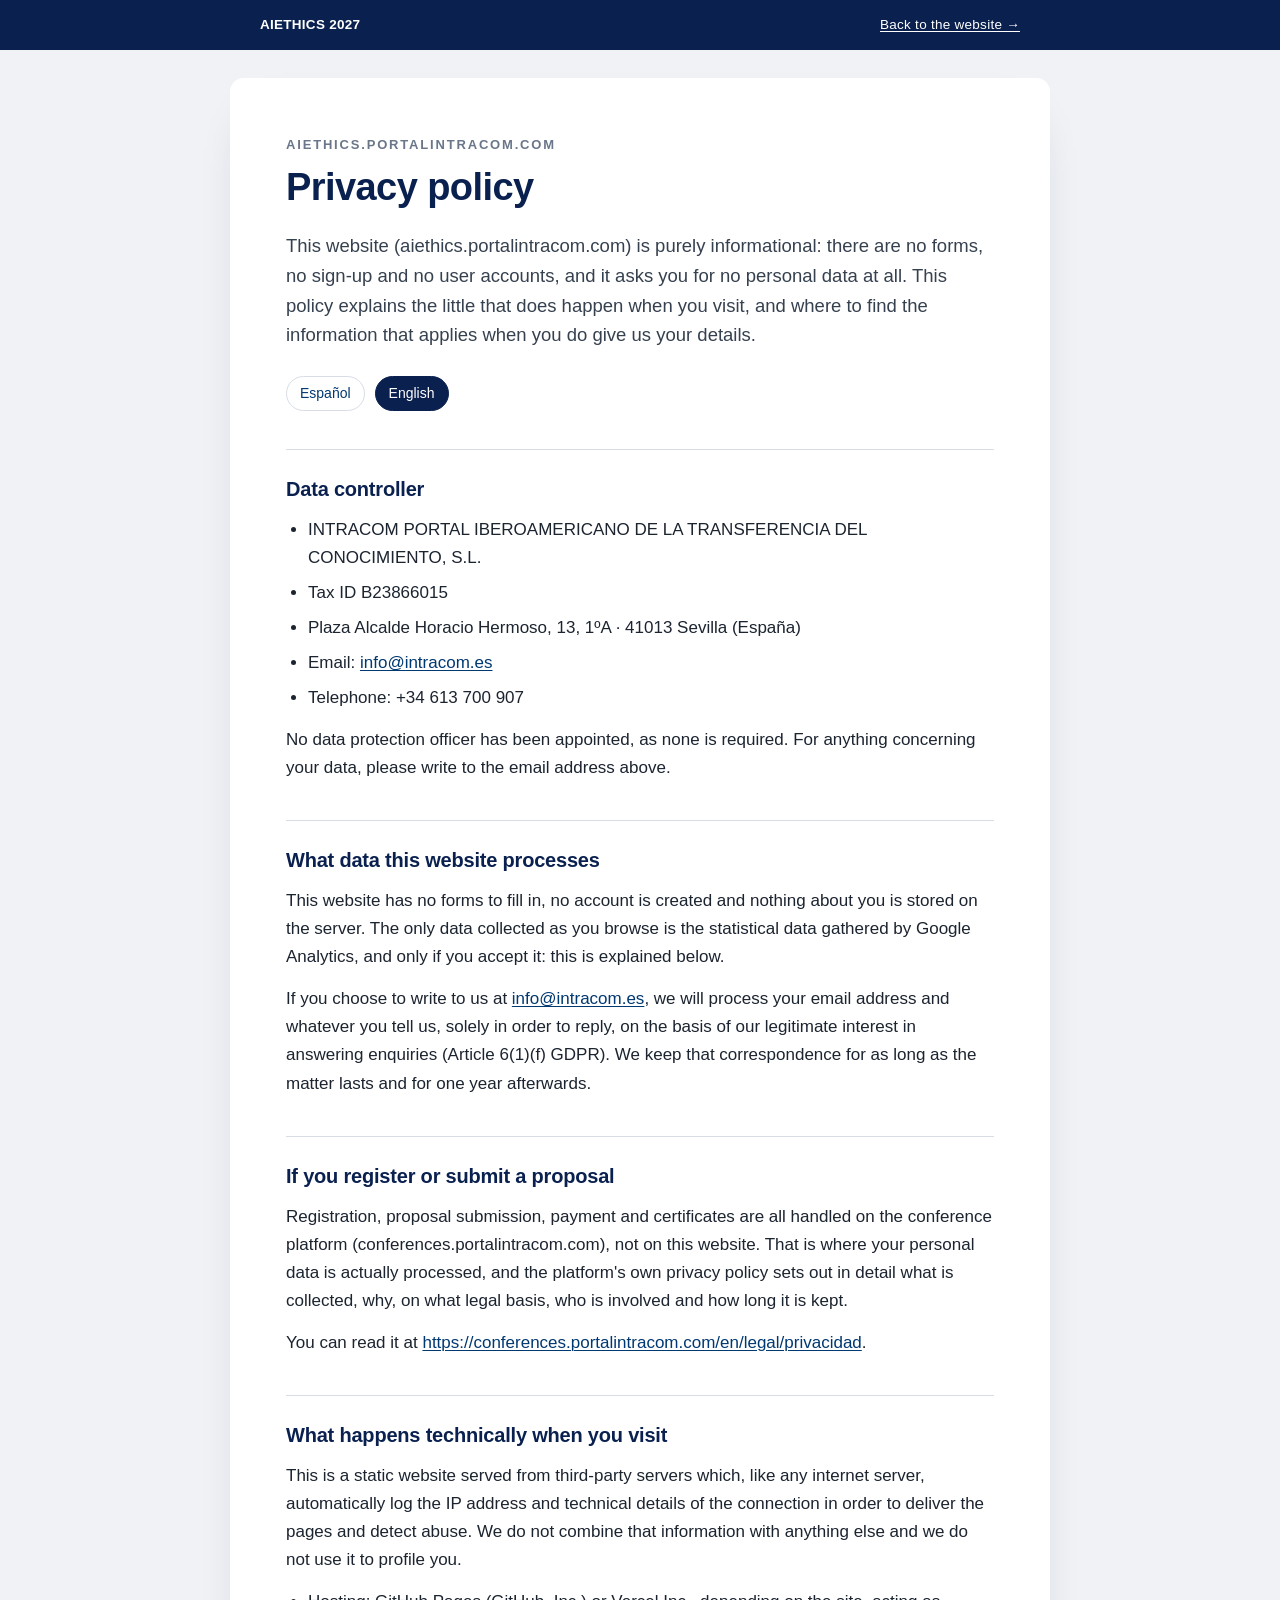
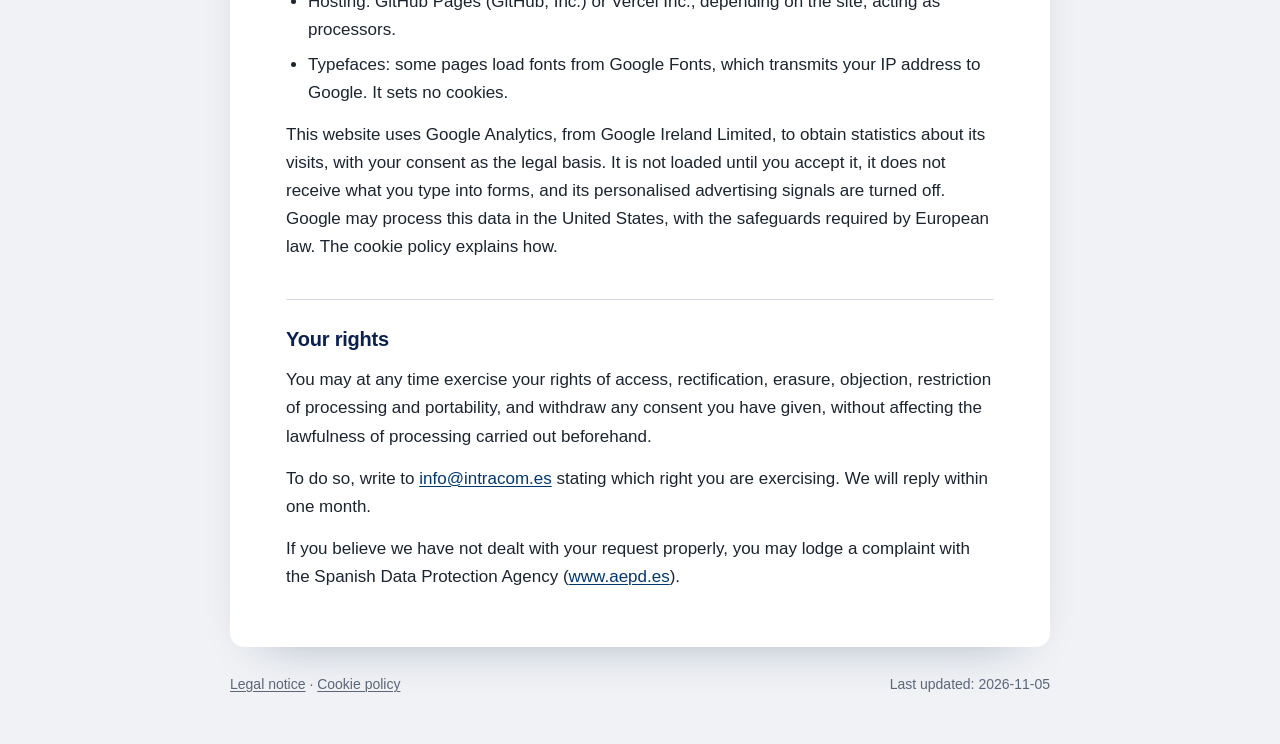
<file: legal/privacidad.en.html>
<!doctype html>
<html lang="en">
<head>
<meta charset="utf-8" />
<meta name="viewport" content="width=device-width, initial-scale=1" />
<title>Privacy policy · AIETHICS 2027</title>
<meta name="description" content="This website (aiethics.portalintracom.com) is purely informational: there are no forms, no sign-up and no user accounts, and it asks you for no personal data at all. This policy ex" />
<meta name="robots" content="index, follow" />
<link rel="canonical" href="https://aiethics.portalintracom.com/legal/privacidad.en.html" />
<link rel="icon" href="/favicon-32.png" sizes="32x32" />
<style>
:root{--tinta:#0A2150;--azul:#003871;--rojo:#CC0000;--fondo:#F0F2F5;--linea:#D8DDE5}
*{box-sizing:border-box}
html{-webkit-text-size-adjust:100%}
body{margin:0;background:var(--fondo);color:#1C2430;
 font:400 17px/1.65 -apple-system,BlinkMacSystemFont,"Segoe UI",Roboto,"Helvetica Neue",Arial,sans-serif}
a{color:var(--azul);text-decoration-thickness:1px;text-underline-offset:2px;word-break:break-word}
a:hover{color:var(--rojo)}
.barra{background:var(--tinta);color:#fff;padding:14px 0}
.barra a{color:#fff}
.caja{width:min(760px,100% - 40px);margin-inline:auto}
.barra .caja{display:flex;flex-wrap:wrap;gap:8px 18px;align-items:baseline;justify-content:space-between;
 font-size:13.5px;letter-spacing:.02em}
.barra strong{font-weight:600}
main{background:#fff;margin:28px auto 0;width:min(820px,100% - 32px);border-radius:14px;
 padding:clamp(26px,5vw,56px);box-shadow:0 20px 50px -34px rgba(10,33,80,.45)}
h1{margin:0;font-size:clamp(28px,4.6vw,38px);line-height:1.15;letter-spacing:-.015em;color:var(--tinta)}
.sitio{margin:0 0 10px;font-size:13px;letter-spacing:.14em;text-transform:uppercase;color:#6A7689;font-weight:600}
.intro{margin:22px 0 0;font-size:18.5px;line-height:1.6;color:#36414F}
.langs{margin:26px 0 0;display:flex;flex-wrap:wrap;gap:10px;font-size:14px}
.langs a,.langs span{padding:5px 13px;border:1px solid var(--linea);border-radius:999px;text-decoration:none}
.langs span[aria-current]{background:var(--tinta);color:#fff;border-color:var(--tinta)}
section{margin-top:38px;padding-top:4px;border-top:1px solid var(--linea)}
h2{margin:22px 0 0;font-size:20px;line-height:1.3;color:var(--tinta);letter-spacing:-.01em}
p{margin:14px 0 0}
ul{margin:14px 0 0;padding-left:22px}
li{margin-top:7px}
footer{width:min(820px,100% - 32px);margin:26px auto 48px;font-size:14px;color:#5B6679;
 display:flex;flex-wrap:wrap;gap:8px 20px;justify-content:space-between}
footer a{color:#5B6679}
@media (prefers-color-scheme:dark){
 body{background:#0D1319;color:#DDE3EC}
 main{background:#141C25;box-shadow:none}
 h1,h2{color:#9FC0F0}
 .intro{color:#C2CBD8}
 a{color:#8FB7F2}a:hover{color:#FF9A9A}
 .barra{background:#060A0F}
 .langs a,.langs span{border-color:#2A3542}
 .langs span[aria-current]{background:#9FC0F0;color:#0D1319;border-color:#9FC0F0}
 section{border-top-color:#2A3542}
 footer,footer a{color:#95A1B3}
}
</style>
</head>
<body>
<div class="barra"><div class="caja">
  <span><strong>AIETHICS 2027</strong></span>
  <a href="/">Back to the website →</a>
</div></div>
<main>
  <p class="sitio">aiethics.portalintracom.com</p>
  <h1>Privacy policy</h1>
  <p class="intro">This website (aiethics.portalintracom.com) is purely informational: there are no forms, no sign-up and no user accounts, and it asks you for no personal data at all. This policy explains the little that does happen when you visit, and where to find the information that applies when you do give us your details.</p>
  <nav class="langs" aria-label="Language"><a href="privacidad.html">Español</a><span aria-current="true">English</span></nav>
  <section><h2>Data controller</h2><ul><li>INTRACOM PORTAL IBEROAMERICANO DE LA TRANSFERENCIA DEL CONOCIMIENTO, S.L.</li><li>Tax ID B23866015</li><li>Plaza Alcalde Horacio Hermoso, 13, 1ºA · 41013 Sevilla (España)</li><li>Email: <a href="mailto:info@intracom.es">info@intracom.es</a></li><li>Telephone: +34 613 700 907</li></ul><p>No data protection officer has been appointed, as none is required. For anything concerning your data, please write to the email address above.</p></section><section><h2>What data this website processes</h2><p>This website has no forms to fill in, no account is created and nothing about you is stored on the server. The only data collected as you browse is the statistical data gathered by Google Analytics, and only if you accept it: this is explained below.</p><p>If you choose to write to us at <a href="mailto:info@intracom.es">info@intracom.es</a>, we will process your email address and whatever you tell us, solely in order to reply, on the basis of our legitimate interest in answering enquiries (Article 6(1)(f) GDPR). We keep that correspondence for as long as the matter lasts and for one year afterwards.</p></section><section><h2>If you register or submit a proposal</h2><p>Registration, proposal submission, payment and certificates are all handled on the conference platform (conferences.portalintracom.com), not on this website. That is where your personal data is actually processed, and the platform's own privacy policy sets out in detail what is collected, why, on what legal basis, who is involved and how long it is kept.</p><p>You can read it at <a href="https://conferences.portalintracom.com/en/legal/privacidad">https://conferences.portalintracom.com/en/legal/privacidad</a>.</p></section><section><h2>What happens technically when you visit</h2><p>This is a static website served from third-party servers which, like any internet server, automatically log the IP address and technical details of the connection in order to deliver the pages and detect abuse. We do not combine that information with anything else and we do not use it to profile you.</p><ul><li>Hosting: GitHub Pages (GitHub, Inc.) or Vercel Inc., depending on the site, acting as processors.</li><li>Typefaces: some pages load fonts from Google Fonts, which transmits your IP address to Google. It sets no cookies.</li></ul><p>This website uses Google Analytics, from Google Ireland Limited, to obtain statistics about its visits, with your consent as the legal basis. It is not loaded until you accept it, it does not receive what you type into forms, and its personalised advertising signals are turned off. Google may process this data in the United States, with the safeguards required by European law. The cookie policy explains how.</p></section><section><h2>Your rights</h2><p>You may at any time exercise your rights of access, rectification, erasure, objection, restriction of processing and portability, and withdraw any consent you have given, without affecting the lawfulness of processing carried out beforehand.</p><p>To do so, write to <a href="mailto:info@intracom.es">info@intracom.es</a> stating which right you are exercising. We will reply within one month.</p><p>If you believe we have not dealt with your request properly, you may lodge a complaint with the Spanish Data Protection Agency (<a href="https://www.aepd.es">www.aepd.es</a>).</p></section>
</main>
<footer>
  <span><a href="aviso-legal.en.html">Legal notice</a> · <a href="cookies.en.html">Cookie policy</a></span>
  <span>Last updated: 2026-11-05</span>
</footer>
</body>
</html>
</file>
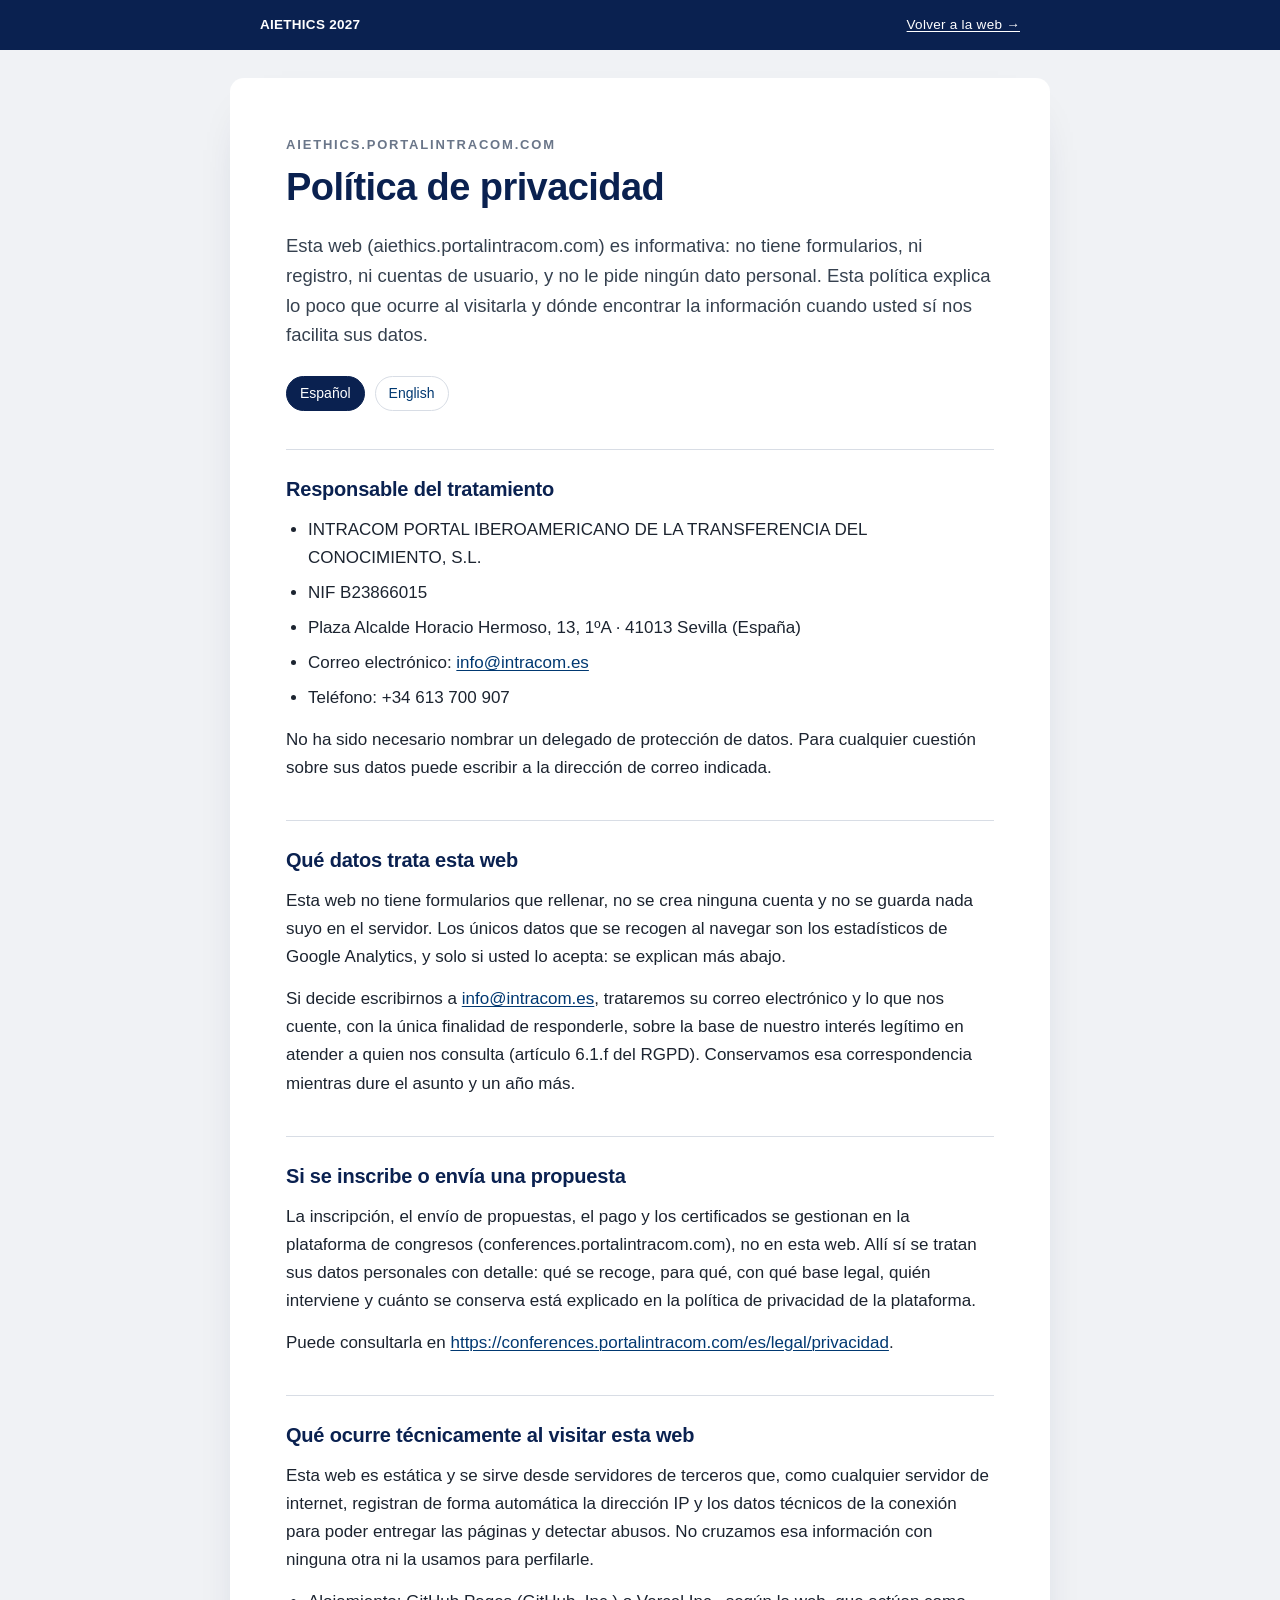
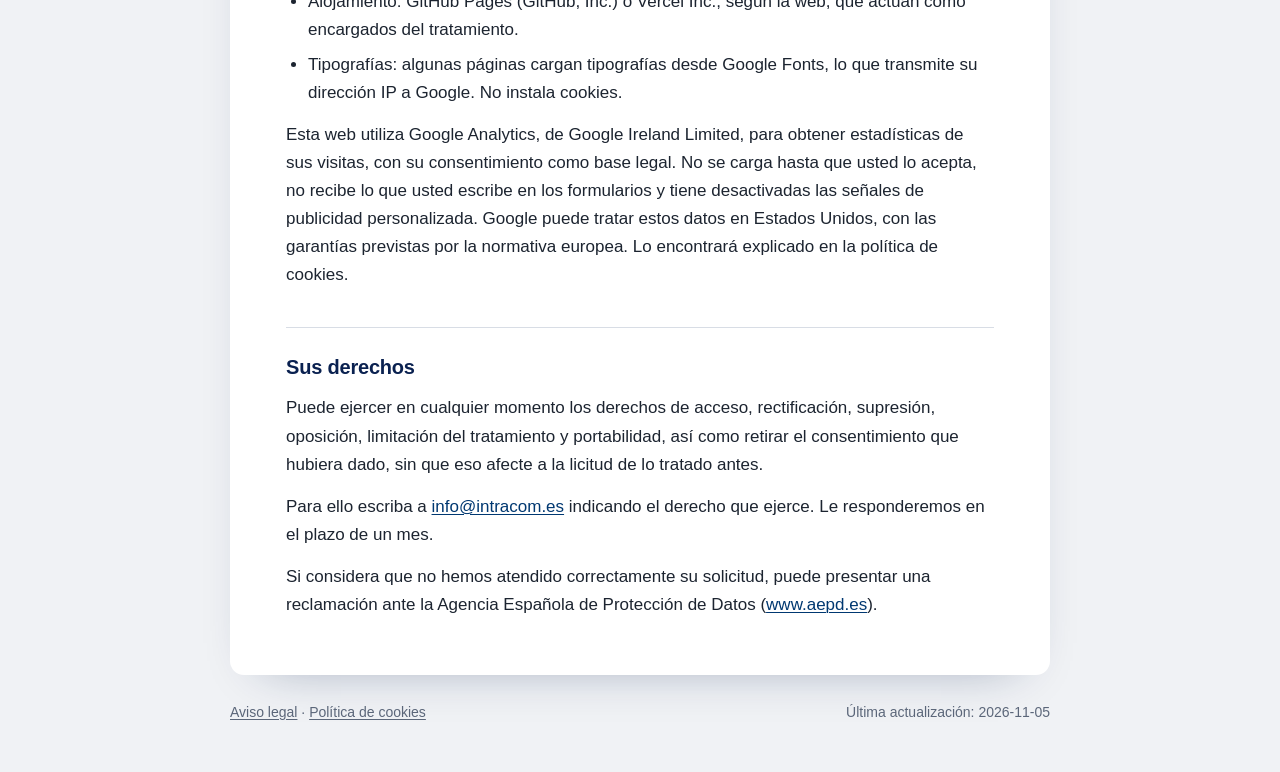
<file: legal/privacidad.html>
<!doctype html>
<html lang="es">
<head>
<meta charset="utf-8" />
<meta name="viewport" content="width=device-width, initial-scale=1" />
<title>Política de privacidad · AIETHICS 2027</title>
<meta name="description" content="Esta web (aiethics.portalintracom.com) es informativa: no tiene formularios, ni registro, ni cuentas de usuario, y no le pide ningún dato personal. Esta política explica lo poco qu" />
<meta name="robots" content="index, follow" />
<link rel="canonical" href="https://aiethics.portalintracom.com/legal/privacidad.html" />
<link rel="icon" href="/favicon-32.png" sizes="32x32" />
<style>
:root{--tinta:#0A2150;--azul:#003871;--rojo:#CC0000;--fondo:#F0F2F5;--linea:#D8DDE5}
*{box-sizing:border-box}
html{-webkit-text-size-adjust:100%}
body{margin:0;background:var(--fondo);color:#1C2430;
 font:400 17px/1.65 -apple-system,BlinkMacSystemFont,"Segoe UI",Roboto,"Helvetica Neue",Arial,sans-serif}
a{color:var(--azul);text-decoration-thickness:1px;text-underline-offset:2px;word-break:break-word}
a:hover{color:var(--rojo)}
.barra{background:var(--tinta);color:#fff;padding:14px 0}
.barra a{color:#fff}
.caja{width:min(760px,100% - 40px);margin-inline:auto}
.barra .caja{display:flex;flex-wrap:wrap;gap:8px 18px;align-items:baseline;justify-content:space-between;
 font-size:13.5px;letter-spacing:.02em}
.barra strong{font-weight:600}
main{background:#fff;margin:28px auto 0;width:min(820px,100% - 32px);border-radius:14px;
 padding:clamp(26px,5vw,56px);box-shadow:0 20px 50px -34px rgba(10,33,80,.45)}
h1{margin:0;font-size:clamp(28px,4.6vw,38px);line-height:1.15;letter-spacing:-.015em;color:var(--tinta)}
.sitio{margin:0 0 10px;font-size:13px;letter-spacing:.14em;text-transform:uppercase;color:#6A7689;font-weight:600}
.intro{margin:22px 0 0;font-size:18.5px;line-height:1.6;color:#36414F}
.langs{margin:26px 0 0;display:flex;flex-wrap:wrap;gap:10px;font-size:14px}
.langs a,.langs span{padding:5px 13px;border:1px solid var(--linea);border-radius:999px;text-decoration:none}
.langs span[aria-current]{background:var(--tinta);color:#fff;border-color:var(--tinta)}
section{margin-top:38px;padding-top:4px;border-top:1px solid var(--linea)}
h2{margin:22px 0 0;font-size:20px;line-height:1.3;color:var(--tinta);letter-spacing:-.01em}
p{margin:14px 0 0}
ul{margin:14px 0 0;padding-left:22px}
li{margin-top:7px}
footer{width:min(820px,100% - 32px);margin:26px auto 48px;font-size:14px;color:#5B6679;
 display:flex;flex-wrap:wrap;gap:8px 20px;justify-content:space-between}
footer a{color:#5B6679}
@media (prefers-color-scheme:dark){
 body{background:#0D1319;color:#DDE3EC}
 main{background:#141C25;box-shadow:none}
 h1,h2{color:#9FC0F0}
 .intro{color:#C2CBD8}
 a{color:#8FB7F2}a:hover{color:#FF9A9A}
 .barra{background:#060A0F}
 .langs a,.langs span{border-color:#2A3542}
 .langs span[aria-current]{background:#9FC0F0;color:#0D1319;border-color:#9FC0F0}
 section{border-top-color:#2A3542}
 footer,footer a{color:#95A1B3}
}
</style>
</head>
<body>
<div class="barra"><div class="caja">
  <span><strong>AIETHICS 2027</strong></span>
  <a href="/">Volver a la web →</a>
</div></div>
<main>
  <p class="sitio">aiethics.portalintracom.com</p>
  <h1>Política de privacidad</h1>
  <p class="intro">Esta web (aiethics.portalintracom.com) es informativa: no tiene formularios, ni registro, ni cuentas de usuario, y no le pide ningún dato personal. Esta política explica lo poco que ocurre al visitarla y dónde encontrar la información cuando usted sí nos facilita sus datos.</p>
  <nav class="langs" aria-label="Idioma"><span aria-current="true">Español</span><a href="privacidad.en.html">English</a></nav>
  <section><h2>Responsable del tratamiento</h2><ul><li>INTRACOM PORTAL IBEROAMERICANO DE LA TRANSFERENCIA DEL CONOCIMIENTO, S.L.</li><li>NIF B23866015</li><li>Plaza Alcalde Horacio Hermoso, 13, 1ºA · 41013 Sevilla (España)</li><li>Correo electrónico: <a href="mailto:info@intracom.es">info@intracom.es</a></li><li>Teléfono: +34 613 700 907</li></ul><p>No ha sido necesario nombrar un delegado de protección de datos. Para cualquier cuestión sobre sus datos puede escribir a la dirección de correo indicada.</p></section><section><h2>Qué datos trata esta web</h2><p>Esta web no tiene formularios que rellenar, no se crea ninguna cuenta y no se guarda nada suyo en el servidor. Los únicos datos que se recogen al navegar son los estadísticos de Google Analytics, y solo si usted lo acepta: se explican más abajo.</p><p>Si decide escribirnos a <a href="mailto:info@intracom.es">info@intracom.es</a>, trataremos su correo electrónico y lo que nos cuente, con la única finalidad de responderle, sobre la base de nuestro interés legítimo en atender a quien nos consulta (artículo 6.1.f del RGPD). Conservamos esa correspondencia mientras dure el asunto y un año más.</p></section><section><h2>Si se inscribe o envía una propuesta</h2><p>La inscripción, el envío de propuestas, el pago y los certificados se gestionan en la plataforma de congresos (conferences.portalintracom.com), no en esta web. Allí sí se tratan sus datos personales con detalle: qué se recoge, para qué, con qué base legal, quién interviene y cuánto se conserva está explicado en la política de privacidad de la plataforma.</p><p>Puede consultarla en <a href="https://conferences.portalintracom.com/es/legal/privacidad">https://conferences.portalintracom.com/es/legal/privacidad</a>.</p></section><section><h2>Qué ocurre técnicamente al visitar esta web</h2><p>Esta web es estática y se sirve desde servidores de terceros que, como cualquier servidor de internet, registran de forma automática la dirección IP y los datos técnicos de la conexión para poder entregar las páginas y detectar abusos. No cruzamos esa información con ninguna otra ni la usamos para perfilarle.</p><ul><li>Alojamiento: GitHub Pages (GitHub, Inc.) o Vercel Inc., según la web, que actúan como encargados del tratamiento.</li><li>Tipografías: algunas páginas cargan tipografías desde Google Fonts, lo que transmite su dirección IP a Google. No instala cookies.</li></ul><p>Esta web utiliza Google Analytics, de Google Ireland Limited, para obtener estadísticas de sus visitas, con su consentimiento como base legal. No se carga hasta que usted lo acepta, no recibe lo que usted escribe en los formularios y tiene desactivadas las señales de publicidad personalizada. Google puede tratar estos datos en Estados Unidos, con las garantías previstas por la normativa europea. Lo encontrará explicado en la política de cookies.</p></section><section><h2>Sus derechos</h2><p>Puede ejercer en cualquier momento los derechos de acceso, rectificación, supresión, oposición, limitación del tratamiento y portabilidad, así como retirar el consentimiento que hubiera dado, sin que eso afecte a la licitud de lo tratado antes.</p><p>Para ello escriba a <a href="mailto:info@intracom.es">info@intracom.es</a> indicando el derecho que ejerce. Le responderemos en el plazo de un mes.</p><p>Si considera que no hemos atendido correctamente su solicitud, puede presentar una reclamación ante la Agencia Española de Protección de Datos (<a href="https://www.aepd.es">www.aepd.es</a>).</p></section>
</main>
<footer>
  <span><a href="aviso-legal.html">Aviso legal</a> · <a href="cookies.html">Política de cookies</a></span>
  <span>Última actualización: 2026-11-05</span>
</footer>
</body>
</html>
</file>
